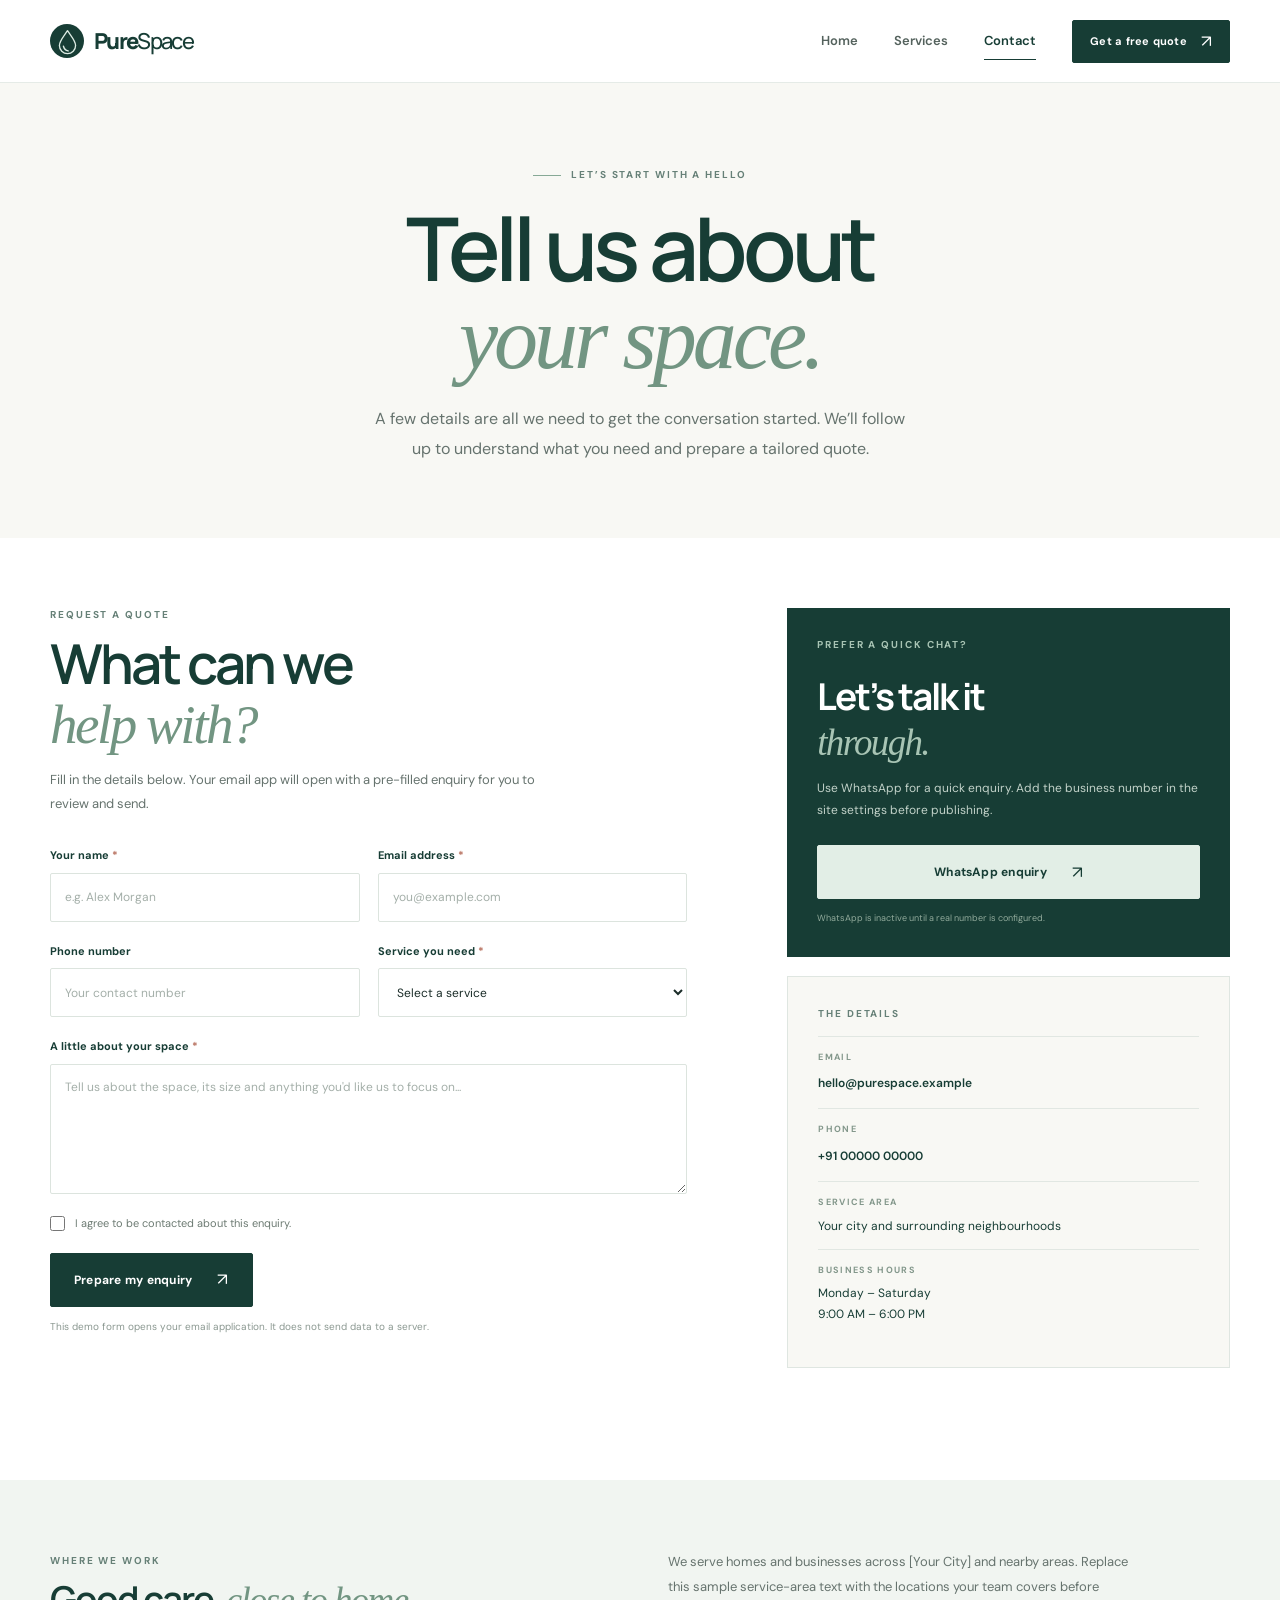
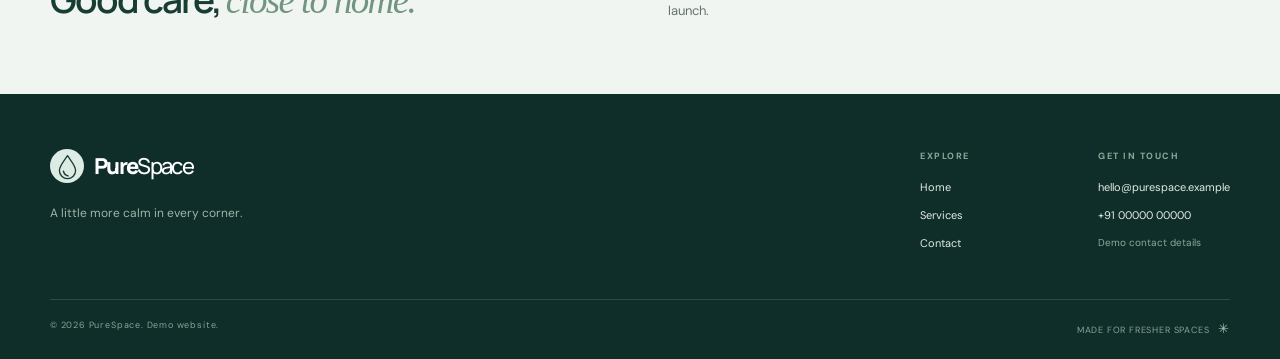
<file: contact.html>
<!doctype html>
<html lang="en">
<head>
  <meta charset="utf-8">
  <meta name="viewport" content="width=device-width, initial-scale=1">
  <meta name="description" content="Get in touch with PureSpace for a tailored cleaning quote. Tell us about your home or workplace and your preferred schedule.">
  <meta name="theme-color" content="#173d35">
  <title>Contact & Free Quote | PureSpace</title>
  <link rel="icon" href="data:image/svg+xml,%3Csvg xmlns='http://www.w3.org/2000/svg' viewBox='0 0 64 64'%3E%3Crect width='64' height='64' rx='18' fill='%23173d35'/%3E%3Cpath d='M32 10c-7 11-17 20-17 30a17 17 0 0 0 34 0c0-10-10-19-17-30Z' fill='none' stroke='%23dcebe3' stroke-width='4'/%3E%3Cpath d='M23 41c1 5 4 8 9 9' fill='none' stroke='%23a6c7b5' stroke-width='4' stroke-linecap='round'/%3E%3C/svg%3E">
  <link rel="stylesheet" href="assets/css/style.css">
  <script src="assets/js/main.js" defer></script>
</head>
<body>
  <a class="skip-link" href="#main">Skip to content</a>
  <header class="site-header"><div class="container header-inner"><a class="brand" href="index.html" aria-label="PureSpace home"><span class="brand-mark" aria-hidden="true"><svg viewBox="0 0 40 40"><path d="M20 4C14 13 8 19 8 26a12 12 0 0 0 24 0C32 19 26 13 20 4Z"/><path d="M14 27c1 4 3 6 7 7"/></svg></span><span>Pure<span>Space</span></span></a><button class="menu-toggle" type="button" aria-label="Open navigation" aria-expanded="false" aria-controls="primary-nav"><span></span><span></span></button><nav class="primary-nav" id="primary-nav" aria-label="Primary navigation"><a href="index.html">Home</a><a href="services.html">Services</a><a href="contact.html" aria-current="page">Contact</a><a class="button button-small nav-cta" href="#contact-form">Get a free quote <span aria-hidden="true">↗</span></a></nav></div></header>
  <main id="main">
    <section class="contact-hero section-pad"><div class="container contact-hero-inner reveal"><p class="eyebrow"><span class="eyebrow-line"></span> LET’S START WITH A HELLO</p><h1>Tell us about<br><em>your space.</em></h1><p class="hero-lede">A few details are all we need to get the conversation started. We’ll follow up to understand what you need and prepare a tailored quote.</p></div></section>
    <section class="contact-main section-pad"><div class="container contact-grid">
      <div class="contact-form-panel reveal" id="contact-form"><div class="form-heading"><p class="eyebrow">REQUEST A QUOTE</p><h2>What can we<br><em>help with?</em></h2><p>Fill in the details below. Your email app will open with a pre-filled enquiry for you to review and send.</p></div>
        <form class="quote-form" data-quote-form>
          <div class="form-row"><div class="form-field"><label for="name">Your name <span aria-hidden="true">*</span></label><input id="name" name="name" type="text" autocomplete="name" placeholder="e.g. Alex Morgan" required></div><div class="form-field"><label for="email">Email address <span aria-hidden="true">*</span></label><input id="email" name="email" type="email" autocomplete="email" placeholder="you@example.com" required></div></div>
          <div class="form-row"><div class="form-field"><label for="phone">Phone number</label><input id="phone" name="phone" type="tel" autocomplete="tel" placeholder="Your contact number"></div><div class="form-field"><label for="service">Service you need <span aria-hidden="true">*</span></label><select id="service" name="service" required><option value="">Select a service</option><option>Residential cleaning</option><option>Deep cleaning</option><option>Office cleaning</option><option>Move-in / move-out cleaning</option><option>Not sure yet</option></select></div></div>
          <div class="form-field"><label for="message">A little about your space <span aria-hidden="true">*</span></label><textarea id="message" name="message" rows="5" placeholder="Tell us about the space, its size and anything you'd like us to focus on..." required></textarea></div>
          <label class="form-consent"><input type="checkbox" name="consent" required><span>I agree to be contacted about this enquiry.</span></label>
          <button class="button form-submit" type="submit">Prepare my enquiry <span aria-hidden="true">↗</span></button>
          <p class="form-note">This demo form opens your email application. It does not send data to a server.</p>
          <p class="form-status" data-form-status role="status" aria-live="polite"></p>
        </form>
      </div>
      <aside class="contact-aside reveal"><div class="aside-card aside-dark"><p class="eyebrow">PREFER A QUICK CHAT?</p><h3>Let’s talk it<br><em>through.</em></h3><p>Use WhatsApp for a quick enquiry. Add the business number in the site settings before publishing.</p><a class="button button-light button-full" href="#" data-whatsapp-link>WhatsApp enquiry <span aria-hidden="true">↗</span></a><span class="aside-small">WhatsApp is inactive until a real number is configured.</span></div><div class="aside-card contact-details"><p class="eyebrow">THE DETAILS</p><div class="contact-detail"><span class="detail-label">EMAIL</span><a href="mailto:hello@purespace.example">hello@purespace.example</a></div><div class="contact-detail"><span class="detail-label">PHONE</span><a href="tel:+910000000000">+91 00000 00000</a></div><div class="contact-detail"><span class="detail-label">SERVICE AREA</span><p>Your city and surrounding neighbourhoods</p></div><div class="contact-detail"><span class="detail-label">BUSINESS HOURS</span><p>Monday – Saturday<br>9:00 AM – 6:00 PM</p></div></div></aside>
    </div></section>
    <section class="service-area-section section-pad"><div class="container service-area-inner reveal"><div><p class="eyebrow">WHERE WE WORK</p><h2>Good care, <em>close to home.</em></h2></div><p>We serve homes and businesses across [Your City] and nearby areas. Replace this sample service-area text with the locations your team covers before launch.</p></div></section>
  </main>
  <footer class="site-footer"><div class="container footer-main"><div class="footer-brand"><a class="brand brand-light" href="index.html"><span class="brand-mark" aria-hidden="true"><svg viewBox="0 0 40 40"><path d="M20 4C14 13 8 19 8 26a12 12 0 0 0 24 0C32 19 26 13 20 4Z"/><path d="M14 27c1 4 3 6 7 7"/></svg></span><span>Pure<span>Space</span></span></a><p>A little more calm in every corner.</p></div><div class="footer-nav"><div><span class="footer-label">EXPLORE</span><a href="index.html">Home</a><a href="services.html">Services</a><a href="contact.html">Contact</a></div><div><span class="footer-label">GET IN TOUCH</span><a href="mailto:hello@purespace.example">hello@purespace.example</a><a href="tel:+910000000000">+91 00000 00000</a><span class="footer-small">Demo contact details</span></div></div></div><div class="container footer-bottom"><span>© <span data-year>2026</span> PureSpace. Demo website.</span><span>MADE FOR FRESHER SPACES <span aria-hidden="true">✳</span></span></div></footer>
</body>
</html>
</file>
<file: assets/css/style.css>
@import url('https://fonts.googleapis.com/css2?family=DM+Sans:wght@400;500;600;700&family=Manrope:wght@400;500;600;700;800&display=swap');

:root {
  --forest: #173d35;
  --forest-deep: #102e29;
  --forest-soft: #285449;
  --sage: #a8c4b4;
  --sage-light: #e4eee8;
  --sage-pale: #f1f5f1;
  --cream: #f8f8f4;
  --paper: #fff;
  --ink: #1b2d29;
  --muted: #66736e;
  --line: #dfe6e1;
  --serif: Georgia, 'Times New Roman', serif;
  --sans: 'DM Sans', Arial, sans-serif;
  --display: 'Manrope', 'DM Sans', Arial, sans-serif;
  --container: 1180px;
  --radius: 4px;
  --shadow: 0 22px 60px rgba(21, 51, 43, .10);
}

* { box-sizing: border-box; }
html { scroll-behavior: smooth; scroll-padding-top: 90px; }
body { margin: 0; min-width: 320px; color: var(--ink); background: var(--paper); font-family: var(--sans); font-size: 15px; line-height: 1.7; -webkit-font-smoothing: antialiased; }
body.menu-open { overflow: hidden; }
img { display: block; max-width: 100%; }
a { color: inherit; text-decoration: none; }
button, input, textarea, select { font: inherit; }
button, a { -webkit-tap-highlight-color: transparent; }
.container { width: min(var(--container), calc(100% - 64px)); margin-inline: auto; }
.section-pad { padding-block: 112px; }
.skip-link { position: absolute; z-index: 1000; top: 12px; left: 12px; transform: translateY(-160%); padding: 10px 14px; background: var(--forest); color: #fff; border-radius: 3px; }
.skip-link:focus { transform: translateY(0); }

/* Header and navigation */
.site-header { position: sticky; top: 0; z-index: 100; background: rgba(255,255,255,.94); border-bottom: 1px solid rgba(223,230,225,.8); backdrop-filter: blur(16px); }
.header-inner { min-height: 82px; display: flex; align-items: center; justify-content: space-between; gap: 32px; }
.brand { display: inline-flex; align-items: center; gap: 10px; color: var(--forest); font-family: var(--display); font-size: 22px; font-weight: 800; letter-spacing: -.075em; line-height: 1; }
.brand > span:last-child > span { font-weight: 500; }
.brand-mark { width: 34px; height: 34px; display: grid; place-items: center; border-radius: 50%; background: var(--forest); }
.brand-mark svg { width: 27px; height: 27px; fill: none; stroke: #dcebe3; stroke-width: 2; stroke-linecap: round; stroke-linejoin: round; }
.primary-nav { display: flex; align-items: center; gap: 36px; }
.primary-nav > a:not(.button) { position: relative; color: #54625d; font-size: 13px; font-weight: 600; transition: color .2s ease; }
.primary-nav > a:not(.button)::after { position: absolute; right: 0; bottom: -8px; left: 0; height: 1px; background: var(--forest); content: ''; transform: scaleX(0); transform-origin: left; transition: transform .2s ease; }
.primary-nav > a:not(.button):hover, .primary-nav > a[aria-current="page"] { color: var(--forest); }
.primary-nav > a:not(.button):hover::after, .primary-nav > a[aria-current="page"]::after { transform: scaleX(1); }
.menu-toggle { display: none; width: 44px; height: 44px; padding: 12px; border: 1px solid var(--line); background: transparent; border-radius: 50%; cursor: pointer; }
.menu-toggle span { display: block; width: 18px; height: 1.5px; margin: 5px auto; background: var(--forest); transition: transform .2s ease; }
.menu-toggle[aria-expanded="true"] span:first-child { transform: translateY(3.25px) rotate(45deg); }
.menu-toggle[aria-expanded="true"] span:last-child { transform: translateY(-3.25px) rotate(-45deg); }

/* Shared typography and controls */
.eyebrow { display: flex; align-items: center; gap: 10px; margin: 0 0 22px; color: #668077; font-size: 10px; font-weight: 700; letter-spacing: .19em; line-height: 1.4; text-transform: uppercase; }
.eyebrow-line { width: 28px; height: 1px; background: #87a996; }
h1, h2, h3, p { margin-top: 0; }
h1, h2, h3 { color: var(--forest); font-family: var(--display); letter-spacing: -.055em; }
h1 { margin-bottom: 22px; font-size: clamp(48px, 6.2vw, 82px); font-weight: 600; line-height: .99; }
h2 { margin-bottom: 20px; font-size: clamp(37px, 4.3vw, 56px); font-weight: 600; line-height: 1.07; }
h1 em, h2 em, h3 em { color: #729582; font-family: var(--serif); font-weight: 400; letter-spacing: -.045em; }
h3 { margin-bottom: 10px; font-size: 22px; font-weight: 700; line-height: 1.2; }
.muted-copy, .section-heading > p { color: var(--muted); }
.button { min-height: 54px; display: inline-flex; align-items: center; justify-content: center; gap: 25px; padding: 0 23px; border: 1px solid var(--forest); border-radius: 2px; background: var(--forest); color: #fff; font-size: 12px; font-weight: 700; letter-spacing: .02em; transition: background .2s ease, color .2s ease, transform .2s ease, border-color .2s ease; }
.button:hover { transform: translateY(-2px); background: var(--forest-soft); border-color: var(--forest-soft); }
.button span { font-size: 17px; font-weight: 400; line-height: 1; }
.button-small { min-height: 43px; padding-inline: 17px; gap: 14px; font-size: 11px; }
.button-light { border-color: #e2eee6; background: #e2eee6; color: var(--forest); }
.button-light:hover { border-color: #fff; background: #fff; color: var(--forest); }
.button-full { width: 100%; }
.text-link { display: inline-flex; align-items: center; gap: 18px; padding-bottom: 5px; border-bottom: 1px solid #a8beb1; color: var(--forest); font-size: 12px; font-weight: 700; transition: gap .2s ease, border-color .2s ease; }
.text-link:hover { gap: 24px; border-color: var(--forest); }
.text-link span { font-size: 16px; font-weight: 400; }

/* Home hero */
.hero { padding-top: 78px; padding-bottom: 30px; overflow: hidden; background: var(--cream); }
.hero-grid { display: grid; grid-template-columns: .92fr 1.08fr; align-items: center; gap: clamp(40px, 7vw, 100px); }
.hero-copy { padding-block: 28px 40px; }
.hero-lede { max-width: 465px; margin-bottom: 30px; color: var(--muted); font-size: 16px; line-height: 1.85; }
.hero-actions { display: flex; align-items: center; flex-wrap: wrap; gap: 26px; }
.hero-proof { display: flex; align-items: center; gap: 13px; margin-top: 58px; }
.proof-icon, .note-star { display: grid; flex: 0 0 auto; place-items: center; width: 38px; height: 38px; border: 1px solid #bfd1c5; border-radius: 50%; color: #668c78; font-size: 20px; }
.hero-proof p { display: grid; gap: 0; margin: 0; color: var(--forest); font-size: 11px; line-height: 1.5; }
.hero-proof strong { font-size: 12px; }
.hero-proof span { color: #7b8982; }
.hero-visual { position: relative; min-height: 540px; }
.hero-photo { width: 100%; height: 540px; object-fit: cover; object-position: center; }
.hero-note { position: absolute; right: -26px; bottom: 34px; display: flex; align-items: center; gap: 13px; min-width: 250px; padding: 18px 21px; background: #fff; box-shadow: var(--shadow); }
.hero-note .note-star { width: 35px; height: 35px; font-size: 18px; }
.hero-note > span:last-child { display: grid; line-height: 1.5; }
.hero-note strong { color: var(--forest); font-family: var(--display); font-size: 12px; }
.hero-note small { color: var(--muted); font-size: 10px; }
.hero-stamp { position: absolute; top: 25px; right: 24px; width: 82px; height: 82px; display: grid; align-content: center; justify-items: center; gap: 0; border: 1px solid rgba(255,255,255,.72); border-radius: 50%; color: #fff; font-size: 8px; font-weight: 700; letter-spacing: .16em; line-height: 1.35; text-shadow: 0 1px 6px rgba(0,0,0,.25); }
.hero-stamp span:last-child { margin-top: 2px; font-size: 15px; }
.hero-bottom { display: flex; justify-content: space-between; padding-top: 30px; color: #8b9992; font-size: 9px; font-weight: 700; letter-spacing: .16em; }
.hero-bottom span:last-child span { margin-left: 9px; color: var(--forest); font-size: 15px; }

/* Intro */
.intro-section { background: #fff; }
.intro-grid { display: grid; grid-template-columns: .72fr 1.28fr; gap: 70px; }
.intro-content { max-width: 690px; }
.intro-content p:not(.eyebrow) { max-width: 600px; margin: 0 0 26px; color: var(--muted); line-height: 1.9; }

/* Services cards */
.services-section { background: var(--sage-pale); }
.section-heading { display: flex; align-items: end; justify-content: space-between; gap: 50px; margin-bottom: 48px; }
.section-heading .eyebrow { margin-bottom: 17px; }
.section-heading h2 { margin-bottom: 0; }
.section-heading > p { max-width: 340px; margin: 0 0 6px; line-height: 1.85; }
.service-cards { display: grid; grid-template-columns: repeat(3, 1fr); gap: 23px; }
.service-card { min-width: 0; background: #fff; }
.service-image { position: relative; display: block; overflow: hidden; aspect-ratio: 1.23 / 1; background: var(--sage-light); }
.service-image img { width: 100%; height: 100%; object-fit: cover; transition: transform .6s cubic-bezier(.2,.7,.2,1); }
.service-card:hover .service-image img { transform: scale(1.045); }
.image-index { position: absolute; top: 16px; left: 17px; display: grid; place-items: center; width: 34px; height: 34px; border-radius: 50%; background: rgba(255,255,255,.93); color: var(--forest); font-size: 10px; font-weight: 700; }
.service-card-body { display: flex; align-items: center; justify-content: space-between; gap: 15px; padding: 22px 22px 24px; }
.service-card-body h3 { margin-bottom: 7px; font-size: 19px; }
.service-card-body p { max-width: 235px; margin: 0; color: var(--muted); font-size: 12px; line-height: 1.7; }
.circle-arrow { display: grid; flex: 0 0 auto; place-items: center; width: 39px; height: 39px; border: 1px solid #cbd9d0; border-radius: 50%; color: var(--forest); font-size: 17px; transition: background .2s ease, color .2s ease; }
.circle-arrow:hover { background: var(--forest); color: #fff; }
.services-foot { display: flex; justify-content: space-between; align-items: center; gap: 25px; margin-top: 28px; color: #7b8982; font-size: 11px; }

/* Values */
.values-section { background: #fff; }
.values-grid { display: grid; grid-template-columns: 1.02fr .98fr; align-items: center; gap: clamp(50px, 8vw, 110px); }
.values-visual { position: relative; }
.values-visual > img { width: 100%; height: 590px; object-fit: cover; }
.values-caption { position: absolute; right: -24px; bottom: 26px; display: grid; gap: 5px; min-width: 230px; padding: 19px 23px; background: var(--sage-pale); }
.values-caption span { color: #71877b; font-size: 9px; font-weight: 700; letter-spacing: .17em; }
.values-caption strong { color: var(--forest); font-family: var(--serif); font-size: 19px; font-weight: 400; }
.values-copy .eyebrow { margin-bottom: 18px; }
.values-copy h2 { margin-bottom: 20px; }
.values-copy .muted-copy { max-width: 465px; margin-bottom: 30px; line-height: 1.85; }
.value-list { margin-bottom: 29px; border-top: 1px solid var(--line); }
.value-item { display: grid; grid-template-columns: 45px 1fr; gap: 14px; padding: 19px 0; border-bottom: 1px solid var(--line); }
.value-number { padding-top: 3px; color: #88a592; font-family: var(--serif); font-size: 17px; }
.value-item h3 { margin-bottom: 4px; font-size: 15px; letter-spacing: -.02em; }
.value-item p { margin: 0; color: var(--muted); font-size: 12px; line-height: 1.7; }

/* Process */
.process-section { background: var(--cream); }
.process-grid { display: grid; grid-template-columns: repeat(3, 1fr); border-top: 1px solid #dce4de; }
.process-step { min-height: 210px; padding: 28px 34px 12px 0; }
.process-step + .process-step { padding-left: 34px; border-left: 1px solid #dce4de; }
.step-icon { display: inline-grid; place-items: center; width: 38px; height: 38px; margin-bottom: 28px; border: 1px solid #b9cbbf; border-radius: 50%; color: #6d927c; font-family: var(--serif); font-size: 14px; }
.process-step h3 { margin-bottom: 9px; font-size: 17px; }
.process-step p { max-width: 270px; margin: 0; color: var(--muted); font-size: 12px; line-height: 1.8; }

/* Testimonial */
.testimonial-section { padding-block: 95px; background: var(--sage-light); }
.testimonial-wrap { position: relative; max-width: 830px; margin-inline: auto; text-align: center; }
.testimonial-wrap .eyebrow { justify-content: center; }
.quote-mark { position: absolute; top: -58px; left: 50%; color: #a4bead; font-family: var(--serif); font-size: 100px; line-height: 1; transform: translateX(-50%); }
.testimonial-wrap blockquote { margin: 20px 0 28px; color: var(--forest); font-family: var(--serif); font-size: clamp(25px, 3.3vw, 39px); line-height: 1.35; }
.quote-meta { display: flex; justify-content: center; align-items: center; gap: 12px; color: #6e897b; font-size: 9px; font-weight: 700; letter-spacing: .15em; }
.quote-line { width: 27px; height: 1px; background: #8eaa99; }
.demo-disclaimer { margin: 16px 0 0; color: #7d9285; font-size: 10px; }

/* Final CTA and footer */
.final-cta { position: relative; overflow: hidden; padding-block: 86px; background: var(--forest); }
.final-cta-inner { position: relative; display: flex; align-items: end; justify-content: space-between; gap: 55px; }
.final-cta .eyebrow { color: #a8c4b4; }
.final-cta h2 { margin: 0; color: #fff; }
.final-cta h2 em { color: #a8c4b4; }
.cta-side { max-width: 290px; padding-bottom: 5px; }
.cta-side p { margin-bottom: 22px; color: #c0d1c8; font-size: 13px; line-height: 1.8; }
.cta-spark { position: absolute; top: -45px; right: -15px; color: rgba(194,218,203,.14); font-size: 150px; line-height: 1; }
.site-footer { padding-top: 55px; background: var(--forest-deep); color: #d8e4dd; }
.footer-main { display: flex; justify-content: space-between; gap: 50px; padding-bottom: 47px; }
.brand-light { color: #fff; }
.brand-light .brand-mark { background: #dcebe3; }
.brand-light .brand-mark svg { stroke: var(--forest); }
.footer-brand p { margin: 15px 0 0; color: #9fb5a8; font-size: 12px; }
.footer-nav { display: flex; gap: clamp(55px, 10vw, 140px); }
.footer-nav > div { display: grid; align-content: start; justify-items: start; gap: 9px; }
.footer-label { margin-bottom: 5px; color: #8da99a; font-size: 9px; font-weight: 700; letter-spacing: .17em; }
.footer-nav a { color: #e3ece6; font-size: 11px; transition: color .2s ease; }
.footer-nav a:hover { color: #a8c4b4; }
.footer-small { color: #8da99a; font-size: 10px; }
.footer-bottom { display: flex; justify-content: space-between; gap: 20px; padding-block: 18px; border-top: 1px solid rgba(214,231,220,.15); color: #89a296; font-size: 9px; letter-spacing: .09em; }
.footer-bottom span:last-child span { margin-left: 6px; color: #a8c4b4; font-size: 13px; }

/* Inner page hero */
.page-hero { padding-top: 70px; padding-bottom: 26px; background: var(--cream); }
.page-hero-grid { display: grid; grid-template-columns: .9fr 1.1fr; align-items: center; gap: 75px; }
.page-hero-copy { padding-block: 35px; }
.page-hero-copy .hero-lede { max-width: 460px; }
.page-hero-image { height: 440px; overflow: hidden; }
.page-hero-image img { width: 100%; height: 100%; object-fit: cover; }
.page-hero-bottom { display: flex; justify-content: space-between; padding-top: 28px; color: #87978d; font-size: 9px; font-weight: 700; letter-spacing: .17em; }

/* Services detail page */
.service-detail-section { background: #fff; }
.service-detail { position: relative; display: grid; grid-template-columns: 55px 1fr .92fr; align-items: center; gap: 40px; padding-block: 45px; border-top: 1px solid var(--line); scroll-margin-top: 100px; }
.detail-number { align-self: start; padding-top: 4px; color: #8fac9a; font-family: var(--serif); font-size: 22px; }
.detail-copy { max-width: 430px; }
.detail-copy .eyebrow { margin-bottom: 12px; }
.detail-copy h3 { margin-bottom: 15px; font-size: 29px; }
.detail-copy > p:not(.eyebrow) { margin-bottom: 17px; color: var(--muted); font-size: 13px; line-height: 1.85; }
.check-list { display: grid; gap: 8px; margin: 0 0 24px; padding: 0; list-style: none; }
.check-list li { position: relative; padding-left: 19px; color: #54655d; font-size: 11px; }
.check-list li::before { position: absolute; top: 0; left: 0; color: #7ca08a; content: '✓'; }
.detail-image { height: 330px; overflow: hidden; background: var(--sage-light); }
.detail-image img { width: 100%; height: 100%; object-fit: cover; transition: transform .6s ease; }
.service-detail:hover .detail-image img { transform: scale(1.025); }
.detail-reverse { grid-template-columns: 55px 1fr .92fr; }
.service-note-section { background: var(--sage-pale); }
.service-note { display: flex; align-items: center; justify-content: space-between; gap: 35px; padding: 45px 50px; background: #fff; }
.service-note > .note-star { align-self: start; width: 45px; height: 45px; font-size: 23px; }
.service-note > div { flex: 1; }
.service-note .eyebrow { margin-bottom: 12px; }
.service-note h2 { margin-bottom: 12px; font-size: 37px; }
.service-note p:not(.eyebrow) { max-width: 490px; margin-bottom: 0; color: var(--muted); font-size: 12px; }

/* Contact page */
.contact-hero { padding-block: 85px 75px; background: var(--cream); }
.contact-hero-inner { max-width: 780px; text-align: center; }
.contact-hero .eyebrow { justify-content: center; }
.contact-hero h1 { font-size: clamp(55px, 7vw, 88px); }
.contact-hero .hero-lede { max-width: 550px; margin: 0 auto; }
.contact-main { padding-top: 70px; }
.contact-grid { display: grid; grid-template-columns: 1.18fr .82fr; align-items: start; gap: clamp(55px, 8vw, 100px); }
.form-heading { margin-bottom: 31px; }
.form-heading .eyebrow { margin-bottom: 12px; }
.form-heading h2 { margin-bottom: 13px; }
.form-heading > p:last-child { max-width: 490px; margin-bottom: 0; color: var(--muted); font-size: 13px; line-height: 1.8; }
.quote-form { display: grid; gap: 20px; }
.form-row { display: grid; grid-template-columns: 1fr 1fr; gap: 18px; }
.form-field { display: grid; gap: 8px; }
.form-field label { color: var(--forest); font-size: 11px; font-weight: 700; }
.form-field label span { color: #b76f5d; }
.form-field input, .form-field select, .form-field textarea { width: 100%; min-height: 49px; padding: 12px 14px; border: 1px solid #dce4de; border-radius: 2px; outline: none; background: #fff; color: var(--ink); font-size: 12px; transition: border-color .2s ease, box-shadow .2s ease; }
.form-field textarea { min-height: 130px; resize: vertical; }
.form-field input::placeholder, .form-field textarea::placeholder { color: #a4afa9; }
.form-field input:focus, .form-field select:focus, .form-field textarea:focus { border-color: #719580; box-shadow: 0 0 0 3px rgba(113,149,128,.12); }
.form-consent { display: flex; align-items: start; gap: 10px; color: #6d7b73; font-size: 11px; }
.form-consent input { width: 15px; height: 15px; margin: 2px 0 0; accent-color: var(--forest); }
.form-submit { justify-self: start; cursor: pointer; }
.form-note { margin: -9px 0 0; color: #8b9891; font-size: 10px; }
.form-status { min-height: 0; margin: 0; color: var(--forest); font-size: 12px; }
.contact-aside { display: grid; gap: 19px; }
.aside-card { padding: 30px; }
.aside-dark { background: var(--forest); color: #fff; }
.aside-dark .eyebrow { color: #a8c4b4; }
.aside-dark h3 { margin-bottom: 13px; color: #fff; font-size: 37px; }
.aside-dark h3 em { color: #a8c4b4; }
.aside-dark > p:not(.eyebrow) { margin-bottom: 24px; color: #c2d2c9; font-size: 12px; line-height: 1.8; }
.aside-small { display: block; margin-top: 12px; color: #91aa9b; font-size: 9px; }
.contact-details { border: 1px solid var(--line); background: var(--cream); }
.contact-details .eyebrow { margin-bottom: 15px; }
.contact-detail { padding-block: 13px; border-top: 1px solid #e1e7e2; }
.detail-label { display: block; margin-bottom: 5px; color: #83978b; font-size: 9px; font-weight: 700; letter-spacing: .15em; }
.contact-detail a, .contact-detail p { margin: 0; color: var(--forest); font-size: 12px; font-weight: 600; }
.contact-detail a:hover { text-decoration: underline; }
.contact-detail p { font-weight: 400; line-height: 1.7; }
.service-area-section { padding-block: 70px; background: var(--sage-pale); }
.service-area-inner { display: grid; grid-template-columns: 1fr 1fr; align-items: center; gap: 55px; }
.service-area-inner .eyebrow { margin-bottom: 12px; }
.service-area-inner h2 { margin: 0; font-size: 37px; }
.service-area-inner h2 em { white-space: nowrap; }
.service-area-inner > p { max-width: 470px; margin: 0; color: var(--muted); font-size: 13px; line-height: 1.9; }

/* Motion */
.reveal { opacity: 0; transform: translateY(18px); transition: opacity .65s ease, transform .65s cubic-bezier(.2,.7,.2,1); }
.reveal.is-visible { opacity: 1; transform: translateY(0); }

/* Responsive layouts */
@media (max-width: 1000px) {
  .container { width: min(var(--container), calc(100% - 48px)); }
  .section-pad { padding-block: 88px; }
  .hero { padding-top: 55px; }
  .hero-grid { gap: 45px; }
  .hero-visual, .hero-photo { min-height: 470px; height: 470px; }
  .hero-note { right: -12px; }
  .values-grid { gap: 55px; }
  .values-visual > img { height: 520px; }
  .service-detail { grid-template-columns: 42px 1fr .85fr; gap: 25px; }
  .detail-image { height: 300px; }
}

@media (max-width: 760px) {
  html { scroll-padding-top: 74px; }
  .container { width: calc(100% - 40px); }
  .section-pad { padding-block: 72px; }
  .header-inner { min-height: 72px; }
  .brand { font-size: 21px; }
  .menu-toggle { display: block; }
  .primary-nav { position: fixed; top: 72px; right: 0; left: 0; display: flex; flex-direction: column; align-items: stretch; gap: 0; padding: 15px 20px 24px; border-bottom: 1px solid var(--line); background: #fff; box-shadow: 0 22px 30px rgba(19,49,41,.08); opacity: 0; pointer-events: none; transform: translateY(-8px); transition: opacity .2s ease, transform .2s ease; }
  .primary-nav.is-open { opacity: 1; pointer-events: auto; transform: translateY(0); }
  .primary-nav > a:not(.button) { padding: 13px 2px; border-bottom: 1px solid #edf1ee; font-size: 14px; }
  .primary-nav > a:not(.button)::after { display: none; }
  .primary-nav .nav-cta { margin-top: 17px; }
  .hero { padding-top: 47px; padding-bottom: 22px; }
  .hero-grid, .page-hero-grid { grid-template-columns: 1fr; gap: 35px; }
  .hero-copy { padding-block: 0; }
  h1 { font-size: clamp(49px, 12vw, 69px); }
  h2 { font-size: clamp(36px, 9vw, 49px); }
  .hero-lede { max-width: 560px; font-size: 14px; }
  .hero-proof { margin-top: 33px; }
  .hero-visual, .hero-photo { min-height: 0; height: auto; }
  .hero-photo { aspect-ratio: 1.05 / 1; }
  .hero-note { right: 12px; bottom: 16px; min-width: 220px; padding: 13px 15px; }
  .hero-stamp { top: 15px; right: 15px; width: 68px; height: 68px; }
  .hero-bottom { padding-top: 21px; font-size: 8px; letter-spacing: .1em; }
  .intro-grid { grid-template-columns: 1fr; gap: 20px; }
  .intro-grid > .eyebrow { margin-bottom: 0; }
  .section-heading { align-items: start; flex-direction: column; gap: 17px; margin-bottom: 30px; }
  .section-heading > p { max-width: 520px; font-size: 13px; }
  .service-cards { grid-template-columns: 1fr 1fr; gap: 14px; }
  .service-card:last-child { grid-column: 1 / -1; }
  .service-card:last-child .service-image { aspect-ratio: 1.8 / 1; }
  .service-image { aspect-ratio: 1 / 1; }
  .service-card-body { align-items: start; padding: 15px 14px 17px; }
  .service-card-body h3 { font-size: 16px; }
  .service-card-body p { font-size: 10px; }
  .circle-arrow { width: 32px; height: 32px; font-size: 15px; }
  .services-foot { align-items: start; flex-direction: column; gap: 13px; line-height: 1.6; }
  .values-grid { grid-template-columns: 1fr; gap: 48px; }
  .values-visual > img { height: auto; aspect-ratio: 1.08 / 1; }
  .values-caption { right: 10px; bottom: 14px; min-width: 205px; padding: 14px 17px; }
  .values-copy h2 { font-size: 42px; }
  .process-grid { grid-template-columns: 1fr; }
  .process-step, .process-step + .process-step { min-height: 0; display: grid; grid-template-columns: 47px 1fr; column-gap: 15px; padding: 22px 0; border-left: 0; border-bottom: 1px solid #dce4de; }
  .step-icon { grid-row: span 2; margin: 0; }
  .process-step h3 { align-self: end; }
  .process-step p { max-width: none; }
  .testimonial-section { padding-block: 76px; }
  .testimonial-wrap blockquote { font-size: 27px; }
  .final-cta { padding-block: 68px; }
  .final-cta-inner { align-items: start; flex-direction: column; gap: 28px; }
  .cta-side { max-width: 360px; }
  .cta-spark { top: -20px; right: -20px; font-size: 105px; }
  .footer-main { flex-direction: column; gap: 35px; }
  .footer-nav { justify-content: space-between; gap: 25px; }
  .footer-bottom { flex-direction: column; gap: 7px; font-size: 8px; }
  .page-hero { padding-top: 48px; }
  .page-hero-copy { padding-block: 0; }
  .page-hero-image { height: auto; aspect-ratio: 1.15 / 1; }
  .service-detail, .detail-reverse { grid-template-columns: 36px 1fr; gap: 13px 17px; padding-block: 32px; }
  .detail-number { grid-row: 1 / span 2; font-size: 18px; }
  .detail-copy { max-width: none; }
  .detail-copy h3 { font-size: 25px; }
  .detail-image { grid-column: 2; height: auto; aspect-ratio: 1.5 / 1; margin-top: 8px; }
  .service-note { align-items: start; flex-direction: column; gap: 20px; padding: 28px 22px; }
  .service-note > .note-star { align-self: auto; }
  .service-note h2 { font-size: 35px; }
  .contact-hero { padding-block: 68px 55px; }
  .contact-hero h1 { font-size: clamp(54px, 13vw, 73px); }
  .contact-main { padding-top: 55px; }
  .contact-grid { grid-template-columns: 1fr; gap: 42px; }
  .contact-aside { grid-template-columns: 1fr 1fr; align-items: stretch; }
  .aside-card { padding: 22px; }
  .aside-dark h3 { font-size: 31px; }
  .contact-details { min-width: 0; }
  .contact-detail a { overflow-wrap: anywhere; }
  .service-area-inner { grid-template-columns: 1fr; gap: 20px; }
}

@media (max-width: 480px) {
  .container { width: calc(100% - 34px); }
  .hero-actions { align-items: start; flex-direction: column; gap: 17px; }
  .hero-bottom { align-items: start; gap: 10px; }
  .hero-bottom span:last-child { text-align: right; }
  .service-cards { grid-template-columns: 1fr; }
  .service-card:last-child { grid-column: auto; }
  .service-card:last-child .service-image, .service-image { aspect-ratio: 1.35 / 1; }
  .service-card-body { padding-inline: 17px; }
  .contact-aside { grid-template-columns: 1fr; }
  .form-row { grid-template-columns: 1fr; gap: 17px; }
  .footer-nav { gap: 18px; }
  .footer-nav a { font-size: 10px; }
  .service-area-inner h2 { font-size: 33px; }
  .service-area-inner h2 em { white-space: normal; }
}

@media (prefers-reduced-motion: reduce) {
  *, *::before, *::after { scroll-behavior: auto !important; animation-duration: .01ms !important; animation-iteration-count: 1 !important; transition-duration: .01ms !important; }
  .reveal { opacity: 1; transform: none; }
}
</file>
